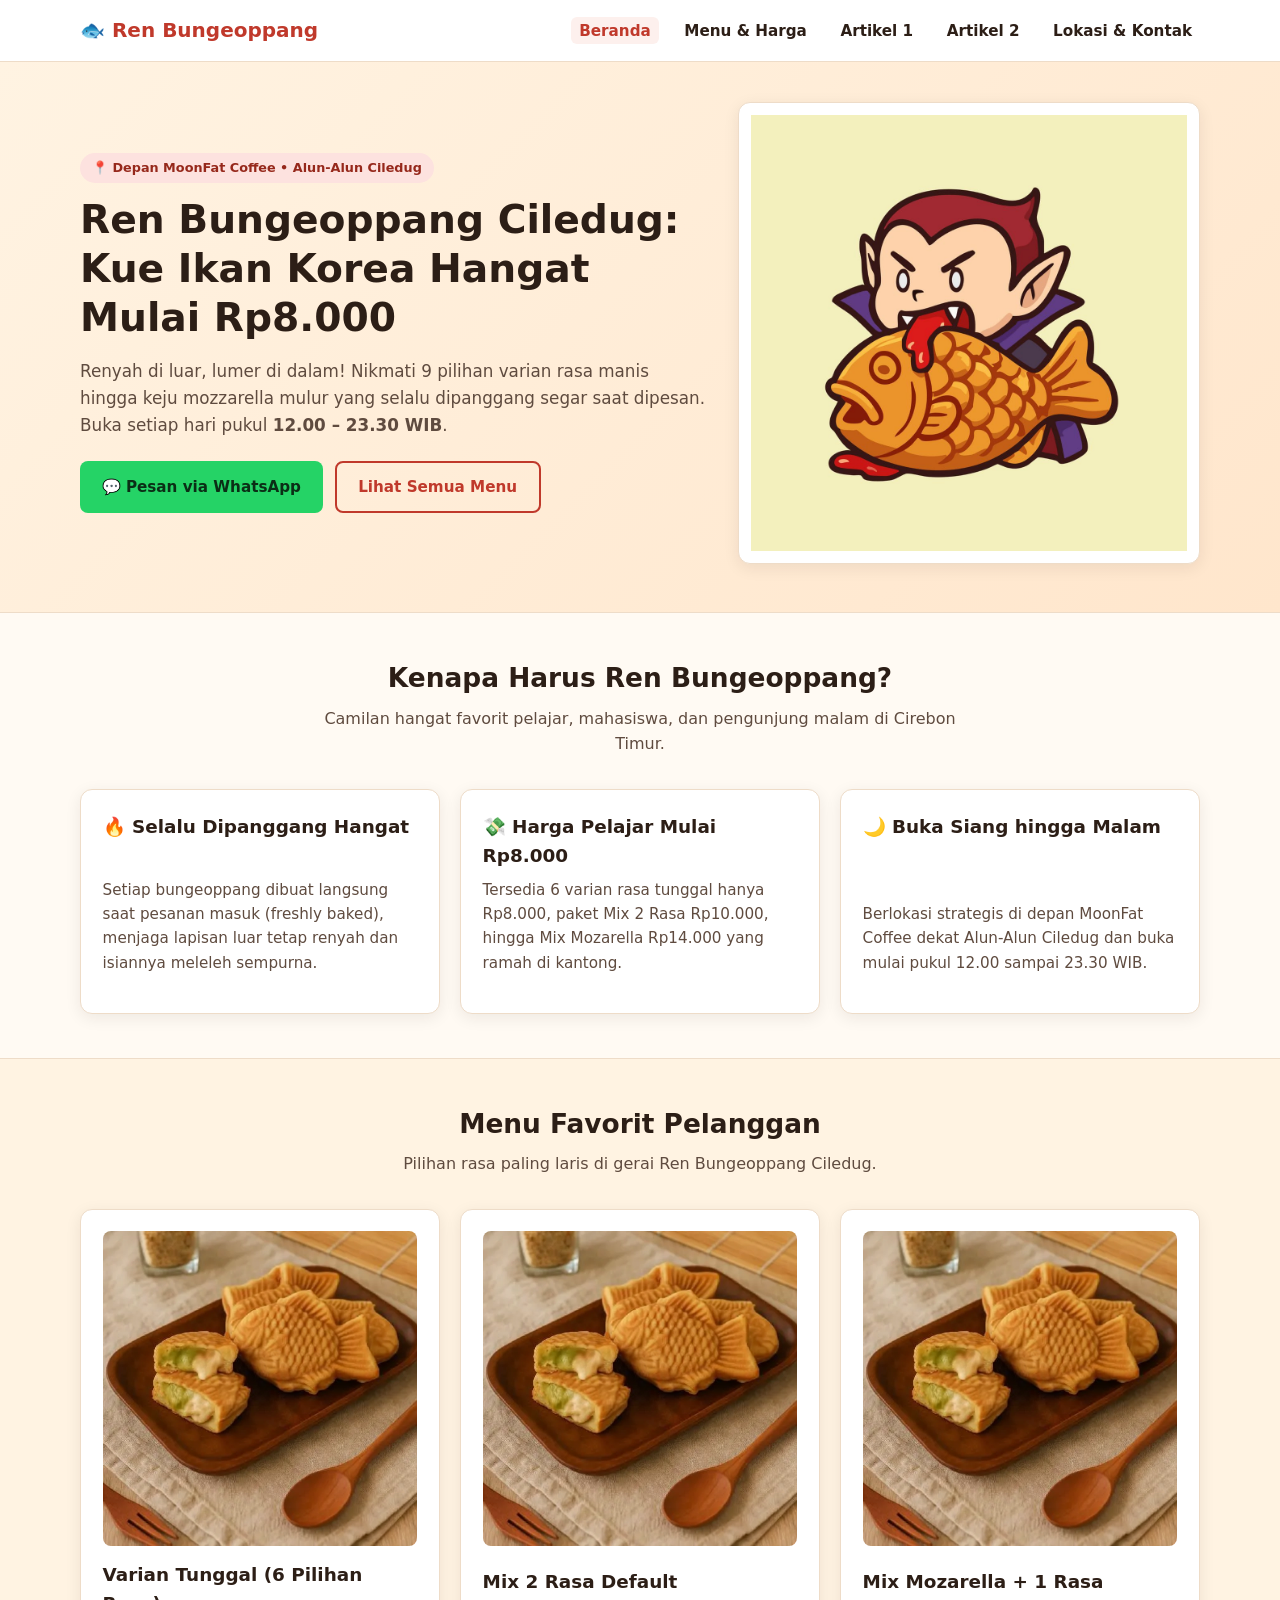
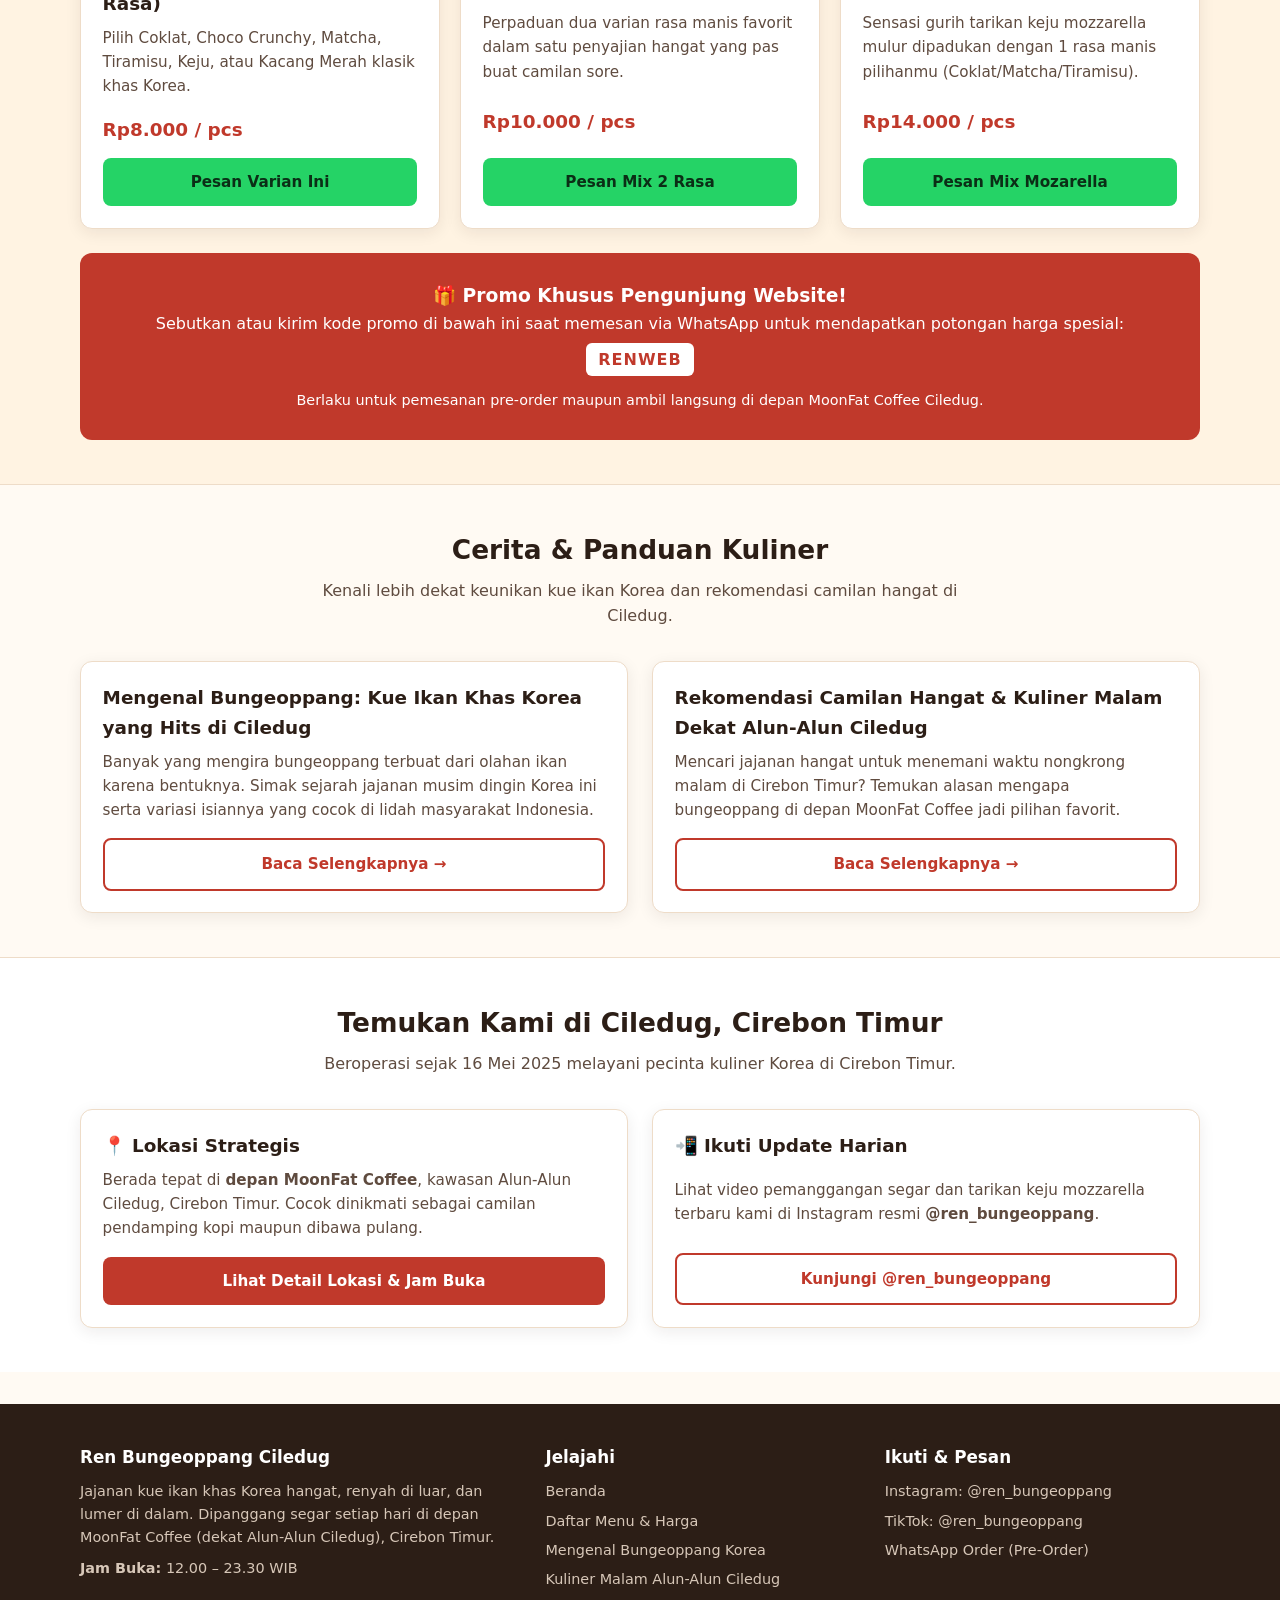
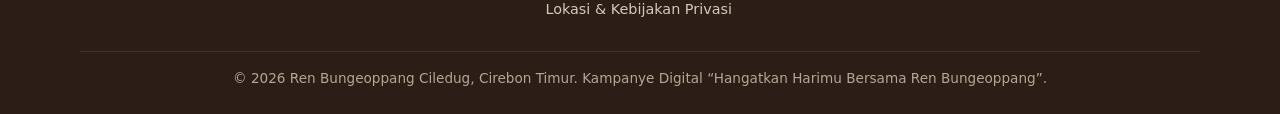
<file: index.html>
<!DOCTYPE html>
<html lang="id">
<head>
  <meta charset="UTF-8">
  <meta name="viewport" content="width=device-width, initial-scale=1.0">
  <title>Ren Bungeoppang Ciledug | Kue Ikan Korea Hangat Mulai Rp8.000</title>
  <meta name="description" content="Nikmati Ren Bungeoppang hangat khas Korea di depan MoonFat Coffee Ciledug, Cirebon Timur. 9 varian rasa manis hingga keju mozzarella lumer mulai Rp8.000. Buka 12.00–23.30 WIB.">
  <link rel="canonical" href="https://farelfahrezi15.github.io/ren-bungeoppang-website/">
  <meta property="og:title" content="Ren Bungeoppang Ciledug | Kue Ikan Korea Hangat & Lumer">
  <meta property="og:description" content="Nikmati Ren Bungeoppang hangat khas Korea di depan MoonFat Coffee Ciledug, Cirebon Timur. 9 varian rasa manis hingga keju mozzarella lumer mulai Rp8.000. Buka 12.00–23.30 WIB.">
  <meta property="og:type" content="website">
  <meta property="og:url" content="https://farelfahrezi15.github.io/ren-bungeoppang-website/">
  <meta property="og:image" content="https://farelfahrezi15.github.io/ren-bungeoppang-website/assets/img/hero-bungeoppang.svg">
  <link rel="stylesheet" href="assets/css/style.css">

  <script async src="https://www.googletagmanager.com/gtag/js?id=G-V8STY8BVWS"></script>
  <script>
    window.dataLayer = window.dataLayer || [];
    function gtag(){dataLayer.push(arguments);}
    gtag('js', new Date());
    gtag('config', 'G-V8STY8BVWS');
  </script>
</head>
<body>
<header>
  <div class="container nav-wrap">
    <a href="index.html" class="brand">🐟 Ren Bungeoppang</a>
    <nav aria-label="Navigasi Utama">
      <ul>
        <li><a href="index.html" class="active">Beranda</a></li>
<li><a href="produk.html">Menu & Harga</a></li>
<li><a href="artikel-mengenal-bungeoppang.html">Artikel 1</a></li>
<li><a href="artikel-kuliner-malam-ciledug.html">Artikel 2</a></li>
<li><a href="kontak.html">Lokasi & Kontak</a></li>

      </ul>
    </nav>
  </div>
</header>

<main>
  <!-- Hero Section -->
  <section class="hero">
    <div class="container hero-grid">
      <div>
        <span class="badge">📍 Depan MoonFat Coffee • Alun-Alun Ciledug</span>
        <h1>Ren Bungeoppang Ciledug: Kue Ikan Korea Hangat Mulai Rp8.000</h1>
        <p>Renyah di luar, lumer di dalam! Nikmati 9 pilihan varian rasa manis hingga keju mozzarella mulur yang selalu dipanggang segar saat dipesan. Buka setiap hari pukul <strong>12.00 – 23.30 WIB</strong>.</p>
        <div class="hero-actions">
          <a id="btn-wa-hero" class="btn btn-wa js-wa-btn" data-label="Hero CTA WhatsApp" data-menu="Paket / Umum" href="https://wa.me/62895619787143?text=Halo%20Ren%20Bungeoppang%2C%20saya%20mau%20pesan%20via%20website%20(Kode%20Promo%3A%20RENWEB)" target="_blank" rel="noopener">
            💬 Pesan via WhatsApp
          </a>
          <a href="produk.html" class="btn btn-outline">Lihat Semua Menu</a>
        </div>
      </div>
      <div class="hero-img-box">
        <img src="assets/img/ren.jpeg" alt="Kue ikan Korea Ren Bungeoppang Ciledug hangat dengan isian cokelat dan mozzarella lumer" width="800" height="520">
      </div>
    </div>
  </section>

  <!-- 3 Proposisi Nilai (Hasil Analisis STP) -->
  <section>
    <div class="container">
      <div class="section-title">
        <h2>Kenapa Harus Ren Bungeoppang?</h2>
        <p>Camilan hangat favorit pelajar, mahasiswa, dan pengunjung malam di Cirebon Timur.</p>
      </div>
      <div class="grid-3">
        <div class="card">
          <h3>🔥 Selalu Dipanggang Hangat</h3>
          <p>Setiap bungeoppang dibuat langsung saat pesanan masuk (freshly baked), menjaga lapisan luar tetap renyah dan isiannya meleleh sempurna.</p>
        </div>
        <div class="card">
          <h3>💸 Harga Pelajar Mulai Rp8.000</h3>
          <p>Tersedia 6 varian rasa tunggal hanya Rp8.000, paket Mix 2 Rasa Rp10.000, hingga Mix Mozarella Rp14.000 yang ramah di kantong.</p>
        </div>
        <div class="card">
          <h3>🌙 Buka Siang hingga Malam</h3>
          <p>Berlokasi strategis di depan MoonFat Coffee dekat Alun-Alun Ciledug dan buka mulai pukul 12.00 sampai 23.30 WIB.</p>
        </div>
      </div>
    </div>
  </section>

  <!-- Menu Favorit -->
  <section style="background:#fff3e2; border-top:1px solid var(--border); border-bottom:1px solid var(--border);">
    <div class="container">
      <div class="section-title">
        <h2>Menu Favorit Pelanggan</h2>
        <p>Pilihan rasa paling laris di gerai Ren Bungeoppang Ciledug.</p>
      </div>
      <div class="grid-3">
        <div class="card">
          <img src="assets/img/menu ren.webp" alt="Ren Bungeoppang varian Coklat dan Choco Crunchy harga Rp8.000" loading="lazy" style="border-radius:8px; margin-bottom:0.85rem;">
          <h3>Varian Tunggal (6 Pilihan Rasa)</h3>
          <p>Pilih Coklat, Choco Crunchy, Matcha, Tiramisu, Keju, atau Kacang Merah klasik khas Korea.</p>
          <span class="price-tag">Rp8.000 / pcs</span>
          <a class="btn btn-wa js-wa-btn" data-label="Card Menu Tunggal" data-menu="Varian Tunggal Rp8.000" href="https://wa.me/62895619787143?text=Halo%20Ren%20Bungeoppang%2C%20saya%20mau%20pesan%20Varian%20Tunggal%20(Rp8.000)" target="_blank" rel="noopener">Pesan Varian Ini</a>
        </div>
        <div class="card">
          <img src="assets/img/menu ren.webp" alt="Ren Bungeoppang paket Mix 2 Rasa Default harga Rp10.000" loading="lazy" style="border-radius:8px; margin-bottom:0.85rem;">
          <h3>Mix 2 Rasa Default</h3>
          <p>Perpaduan dua varian rasa manis favorit dalam satu penyajian hangat yang pas buat camilan sore.</p>
          <span class="price-tag">Rp10.000 / pcs</span>
          <a class="btn btn-wa js-wa-btn" data-label="Card Mix 2 Rasa" data-menu="Mix 2 Rasa Rp10.000" href="https://wa.me/62895619787143?text=Halo%20Ren%20Bungeoppang%2C%20saya%20mau%20pesan%20Mix%202%20Rasa%20(Rp10.000)" target="_blank" rel="noopener">Pesan Mix 2 Rasa</a>
        </div>
        <div class="card">
          <img src="assets/img/menu ren.webp" alt="Ren Bungeoppang varian Mix Mozarella dengan 1 rasa harga Rp14.000" loading="lazy" style="border-radius:8px; margin-bottom:0.85rem;">
          <h3>Mix Mozarella + 1 Rasa</h3>
          <p>Sensasi gurih tarikan keju mozzarella mulur dipadukan dengan 1 rasa manis pilihanmu (Coklat/Matcha/Tiramisu).</p>
          <span class="price-tag">Rp14.000 / pcs</span>
          <a class="btn btn-wa js-wa-btn" data-label="Card Mix Mozarella" data-menu="Mix Mozarella Rp14.000" href="https://wa.me/62895619787143?text=Halo%20Ren%20Bungeoppang%2C%20saya%20mau%20pesan%20Mix%20Mozarella%20(Rp14.000)" target="_blank" rel="noopener">Pesan Mix Mozarella</a>
        </div>
      </div>

      <div class="promo-box">
        <h3>🎁 Promo Khusus Pengunjung Website!</h3>
        <p>Sebutkan atau kirim kode promo di bawah ini saat memesan via WhatsApp untuk mendapatkan potongan harga spesial:</p>
        <div class="promo-code">RENWEB</div>
        <p style="font-size:0.9rem; margin-top:0.4rem;">Berlaku untuk pemesanan pre-order maupun ambil langsung di depan MoonFat Coffee Ciledug.</p>
      </div>
    </div>
  </section>

  <!-- Cuplikan Artikel SEO -->
  <section>
    <div class="container">
      <div class="section-title">
        <h2>Cerita & Panduan Kuliner</h2>
        <p>Kenali lebih dekat keunikan kue ikan Korea dan rekomendasi camilan hangat di Ciledug.</p>
      </div>
      <div class="grid-2">
        <article class="card">
          <h3>Mengenal Bungeoppang: Kue Ikan Khas Korea yang Hits di Ciledug</h3>
          <p>Banyak yang mengira bungeoppang terbuat dari olahan ikan karena bentuknya. Simak sejarah jajanan musim dingin Korea ini serta variasi isiannya yang cocok di lidah masyarakat Indonesia.</p>
          <a href="artikel-mengenal-bungeoppang.html" class="btn btn-outline">Baca Selengkapnya →</a>
        </article>
        <article class="card">
          <h3>Rekomendasi Camilan Hangat & Kuliner Malam Dekat Alun-Alun Ciledug</h3>
          <p>Mencari jajanan hangat untuk menemani waktu nongkrong malam di Cirebon Timur? Temukan alasan mengapa bungeoppang di depan MoonFat Coffee jadi pilihan favorit.</p>
          <a href="artikel-kuliner-malam-ciledug.html" class="btn btn-outline">Baca Selengkapnya →</a>
        </article>
      </div>
    </div>
  </section>

  <!-- Bukti Sosial / Info Mitra -->
  <section style="background:#ffffff; border-top:1px solid var(--border);">
    <div class="container">
      <div class="section-title">
        <h2>Temukan Kami di Ciledug, Cirebon Timur</h2>
        <p>Beroperasi sejak 16 Mei 2025 melayani pecinta kuliner Korea di Cirebon Timur.</p>
      </div>
      <div class="grid-2">
        <div class="card">
          <h3>📍 Lokasi Strategis</h3>
          <p>Berada tepat di <strong>depan MoonFat Coffee</strong>, kawasan Alun-Alun Ciledug, Cirebon Timur. Cocok dinikmati sebagai camilan pendamping kopi maupun dibawa pulang.</p>
          <a href="kontak.html" class="btn btn-primary">Lihat Detail Lokasi & Jam Buka</a>
        </div>
        <div class="card">
          <h3>📲 Ikuti Update Harian</h3>
          <p>Lihat video pemanggangan segar dan tarikan keju mozzarella terbaru kami di Instagram resmi <strong>@ren_bungeoppang</strong>.</p>
          <a href="https://instagram.com/ren_bungeoppang?utm_source=website&utm_medium=social_card&utm_campaign=hangatkan_harimu" target="_blank" rel="noopener" class="btn btn-outline">Kunjungi @ren_bungeoppang</a>
        </div>
      </div>
    </div>
  </section>
</main>
<footer>
  <div class="container">
    <div class="footer-grid">
      <div>
        <h3>Ren Bungeoppang Ciledug</h3>
        <p>Jajanan kue ikan khas Korea hangat, renyah di luar, dan lumer di dalam. Dipanggang segar setiap hari di depan MoonFat Coffee (dekat Alun-Alun Ciledug), Cirebon Timur.</p>
        <p style="margin-top:0.5rem;"><strong>Jam Buka:</strong> 12.00 – 23.30 WIB</p>
      </div>
      <div>
        <h3>Jelajahi</h3>
        <ul>
          <li><a href="index.html">Beranda</a></li>
          <li><a href="produk.html">Daftar Menu & Harga</a></li>
          <li><a href="artikel-mengenal-bungeoppang.html">Mengenal Bungeoppang Korea</a></li>
          <li><a href="artikel-kuliner-malam-ciledug.html">Kuliner Malam Alun-Alun Ciledug</a></li>
          <li><a href="kontak.html">Lokasi & Kebijakan Privasi</a></li>
        </ul>
      </div>
      <div>
        <h3>Ikuti & Pesan</h3>
        <ul>
          <li><a href="https://instagram.com/ren_bungeoppang?utm_source=website&utm_medium=footer&utm_campaign=hangatkan_harimu" target="_blank" rel="noopener">Instagram: @ren_bungeoppang</a></li>
          <li><a href="https://tiktok.com/@ren_bungeoppang?utm_source=website&utm_medium=footer&utm_campaign=hangatkan_harimu" target="_blank" rel="noopener">TikTok: @ren_bungeoppang</a></li>
          <li><a class="js-wa-btn" data-label="Footer WhatsApp" data-menu="Umum" href="https://wa.me/62895619787143?text=Halo%20Ren%20Bungeoppang%2C%20saya%20mau%20pesan%20dari%20website" target="_blank" rel="noopener">WhatsApp Order (Pre-Order)</a></li>
        </ul>
      </div>
    </div>
    <div class="footer-bottom">
      &copy; 2026 Ren Bungeoppang Ciledug, Cirebon Timur. Kampanye Digital “Hangatkan Harimu Bersama Ren Bungeoppang”.
    </div>
  </div>
</footer>
<script src="assets/js/main.js"></script>
</body>
</html>
</file>
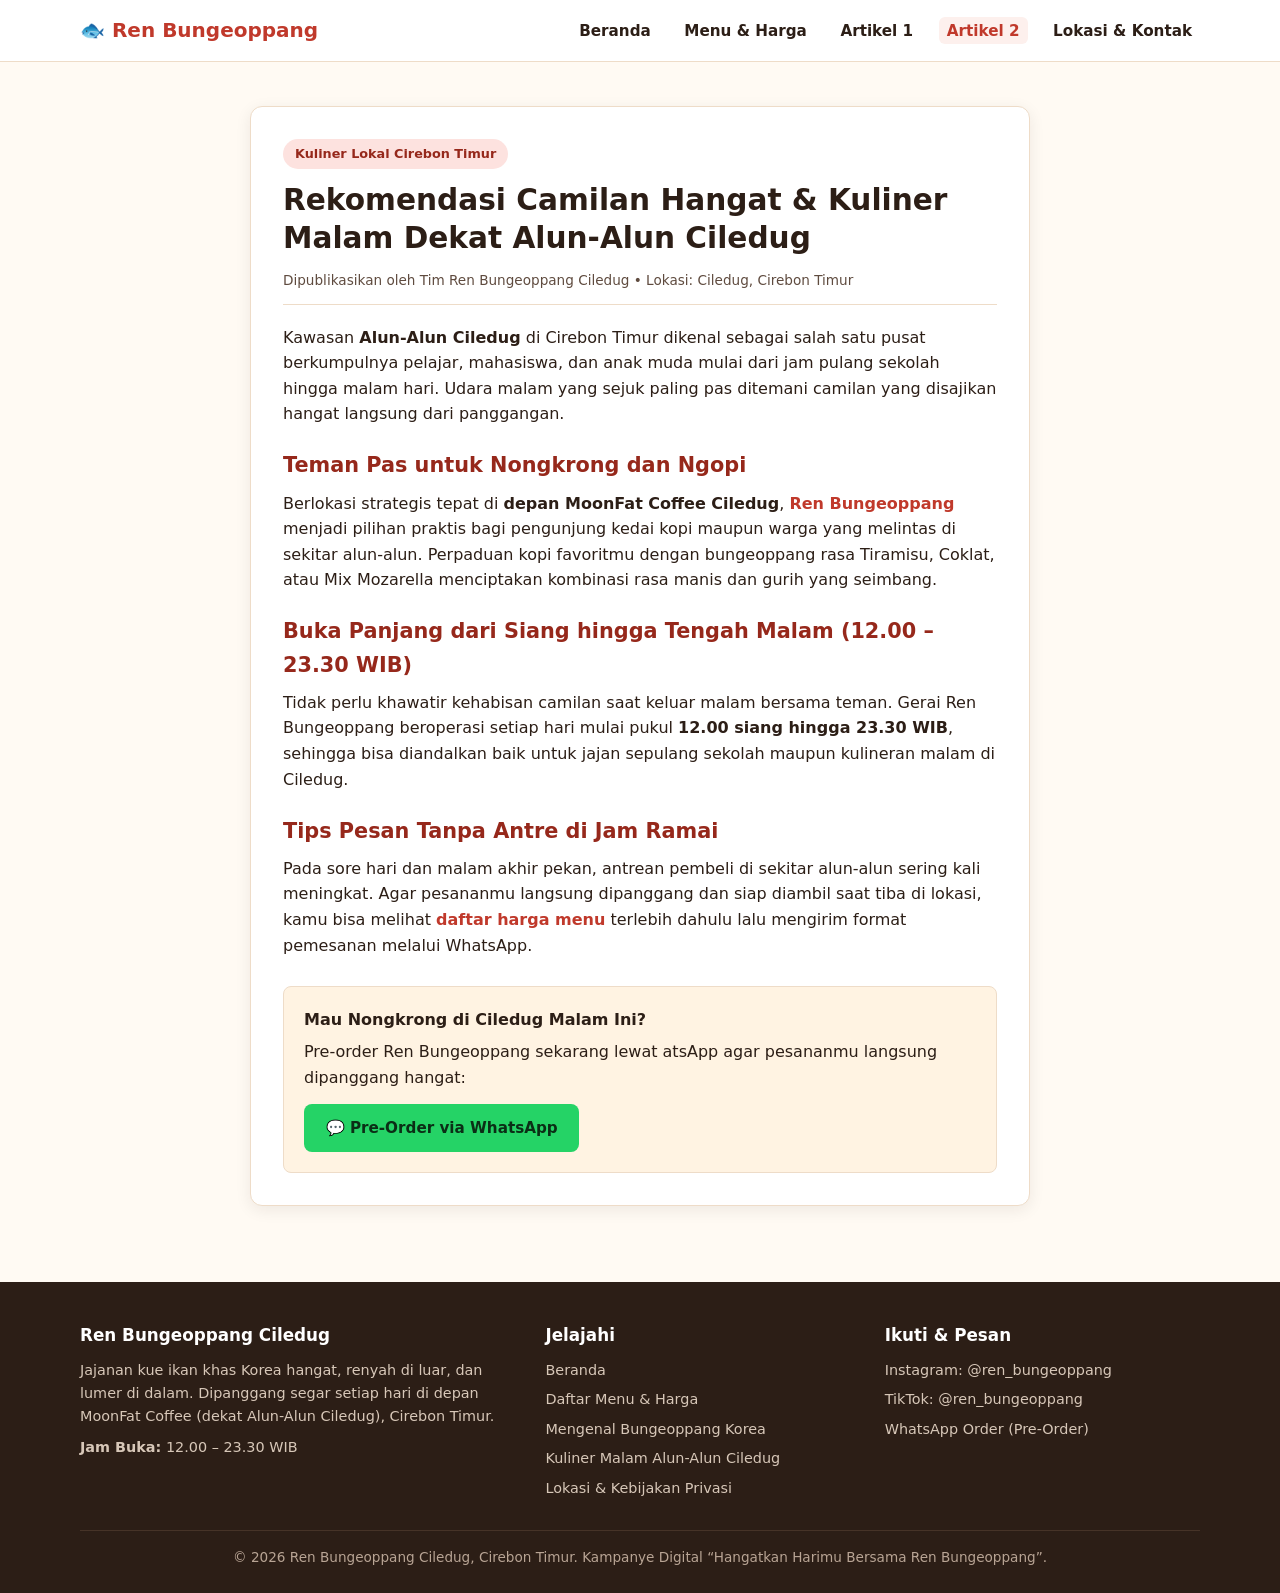
<file: artikel-kuliner-malam-ciledug.html>
<!DOCTYPE html>
<html lang="id">
<head>
  <meta charset="UTF-8">
  <meta name="viewport" content="width=device-width, initial-scale=1.0">
  <title>Rekomendasi Camilan Hangat & Kuliner Malam Dekat Alun-Alun Ciledug</title>
  <meta name="description" content="Cari camilan sore atau kuliner malam dekat Alun-Alun Ciledug, Cirebon Timur? Ren Bungeoppang di depan MoonFat Coffee buka pukul 12.00–23.30 WIB mulai Rp8.000.">
  <link rel="canonical" href="https://farelfahrezi15.github.io/ren-bungeoppang-website/artikel-kuliner-malam-ciledug.html">
  <meta property="og:title" content="Rekomendasi Camilan Hangat & Kuliner Malam Dekat Alun-Alun Ciledug">
  <meta property="og:description" content="Cari camilan sore atau kuliner malam dekat Alun-Alun Ciledug, Cirebon Timur? Ren Bungeoppang di depan MoonFat Coffee buka pukul 12.00–23.30 WIB mulai Rp8.000.">
  <meta property="og:type" content="website">
  <meta property="og:url" content="https://farelfahrezi15.github.io/ren-bungeoppang-website/artikel-kuliner-malam-ciledug.html">
  <meta property="og:image" content="https://farelfahrezi15.github.io/ren-bungeoppang-website/assets/img/hero-bungeoppang.svg">
  <link rel="stylesheet" href="assets/css/style.css">

  <script async src="https://www.googletagmanager.com/gtag/js?id=G-V8STY8BVWS"></script>
  <script>
    window.dataLayer = window.dataLayer || [];
    function gtag(){dataLayer.push(arguments);}
    gtag('js', new Date());
    gtag('config', 'G-V8STY8BVWS');
  </script>
</head>
<body>
<header>
  <div class="container nav-wrap">
    <a href="index.html" class="brand">🐟 Ren Bungeoppang</a>
    <nav aria-label="Navigasi Utama">
      <ul>
        <li><a href="index.html">Beranda</a></li>
<li><a href="produk.html">Menu & Harga</a></li>
<li><a href="artikel-mengenal-bungeoppang.html">Artikel 1</a></li>
<li><a href="artikel-kuliner-malam-ciledug.html" class="active">Artikel 2</a></li>
<li><a href="kontak.html">Lokasi & Kontak</a></li>

      </ul>
    </nav>
  </div>
</header>

<main>
  <section>
    <div class="container">
      <article class="article-wrap">
        <span class="badge">Kuliner Lokal Cirebon Timur</span>
        <h1>Rekomendasi Camilan Hangat & Kuliner Malam Dekat Alun-Alun Ciledug</h1>
        <div class="article-meta">Dipublikasikan oleh Tim Ren Bungeoppang Ciledug • Lokasi: Ciledug, Cirebon Timur</div>

        <p>Kawasan <strong>Alun-Alun Ciledug</strong> di Cirebon Timur dikenal sebagai salah satu pusat berkumpulnya pelajar, mahasiswa, dan anak muda mulai dari jam pulang sekolah hingga malam hari. Udara malam yang sejuk paling pas ditemani camilan yang disajikan hangat langsung dari panggangan.</p>

        <h2>Teman Pas untuk Nongkrong dan Ngopi</h2>
        <p>Berlokasi strategis tepat di <strong>depan MoonFat Coffee Ciledug</strong>, <a href="index.html" style="color:var(--primary); font-weight:700;">Ren Bungeoppang</a> menjadi pilihan praktis bagi pengunjung kedai kopi maupun warga yang melintas di sekitar alun-alun. Perpaduan kopi favoritmu dengan bungeoppang rasa Tiramisu, Coklat, atau Mix Mozarella menciptakan kombinasi rasa manis dan gurih yang seimbang.</p>

        <h2>Buka Panjang dari Siang hingga Tengah Malam (12.00 – 23.30 WIB)</h2>
        <p>Tidak perlu khawatir kehabisan camilan saat keluar malam bersama teman. Gerai Ren Bungeoppang beroperasi setiap hari mulai pukul <strong>12.00 siang hingga 23.30 WIB</strong>, sehingga bisa diandalkan baik untuk jajan sepulang sekolah maupun kulineran malam di Ciledug.</p>

        <h2>Tips Pesan Tanpa Antre di Jam Ramai</h2>
        <p>Pada sore hari dan malam akhir pekan, antrean pembeli di sekitar alun-alun sering kali meningkat. Agar pesananmu langsung dipanggang dan siap diambil saat tiba di lokasi, kamu bisa melihat <a href="produk.html" style="color:var(--primary); font-weight:700;">daftar harga menu</a> terlebih dahulu lalu mengirim format pemesanan melalui WhatsApp.</p>

        <div style="margin-top:1.75rem; padding:1.25rem; background:#fff3e2; border-radius:8px; border:1px solid var(--border);">
          <strong>Mau Nongkrong di Ciledug Malam Ini?</strong>
          <p style="margin:0.4rem 0 0.85rem;">Pre-order Ren Bungeoppang sekarang lewat atsApp agar pesananmu langsung dipanggang hangat:</p>
          <a class="btn btn-wa js-wa-btn" data-label="CTA Artikel 2" data-menu="Dari Artikel 2" href="https://wa.me/62895619787143?text=Halo%20Ren%20Bungeoppang%2C%20saya%20mau%20pre-order%20untuk%20diambil%20di%20depan%20MoonFat%20Coffee" target="_blank" rel="noopener">💬 Pre-Order via WhatsApp</a>
        </div>
      </article>
    </div>
  </section>
</main>
<footer>
  <div class="container">
    <div class="footer-grid">
      <div>
        <h3>Ren Bungeoppang Ciledug</h3>
        <p>Jajanan kue ikan khas Korea hangat, renyah di luar, dan lumer di dalam. Dipanggang segar setiap hari di depan MoonFat Coffee (dekat Alun-Alun Ciledug), Cirebon Timur.</p>
        <p style="margin-top:0.5rem;"><strong>Jam Buka:</strong> 12.00 – 23.30 WIB</p>
      </div>
      <div>
        <h3>Jelajahi</h3>
        <ul>
          <li><a href="index.html">Beranda</a></li>
          <li><a href="produk.html">Daftar Menu & Harga</a></li>
          <li><a href="artikel-mengenal-bungeoppang.html">Mengenal Bungeoppang Korea</a></li>
          <li><a href="artikel-kuliner-malam-ciledug.html">Kuliner Malam Alun-Alun Ciledug</a></li>
          <li><a href="kontak.html">Lokasi & Kebijakan Privasi</a></li>
        </ul>
      </div>
      <div>
        <h3>Ikuti & Pesan</h3>
        <ul>
          <li><a href="https://instagram.com/ren_bungeoppang?utm_source=website&utm_medium=footer&utm_campaign=hangatkan_harimu" target="_blank" rel="noopener">Instagram: @ren_bungeoppang</a></li>
          <li><a href="https://tiktok.com/@ren_bungeoppang?utm_source=website&utm_medium=footer&utm_campaign=hangatkan_harimu" target="_blank" rel="noopener">TikTok: @ren_bungeoppang</a></li>
          <li><a class="js-wa-btn" data-label="Footer WhatsApp" data-menu="Umum" href="https://wa.me/62895619787143?text=Halo%20Ren%20Bungeoppang%2C%20saya%20mau%20pesan%20dari%20website" target="_blank" rel="noopener">WhatsApp Order (Pre-Order)</a></li>
        </ul>
      </div>
    </div>
    <div class="footer-bottom">
      &copy; 2026 Ren Bungeoppang Ciledug, Cirebon Timur. Kampanye Digital “Hangatkan Harimu Bersama Ren Bungeoppang”.
    </div>
  </div>
</footer>
<script src="assets/js/main.js"></script>
</body>
</html>
</file>
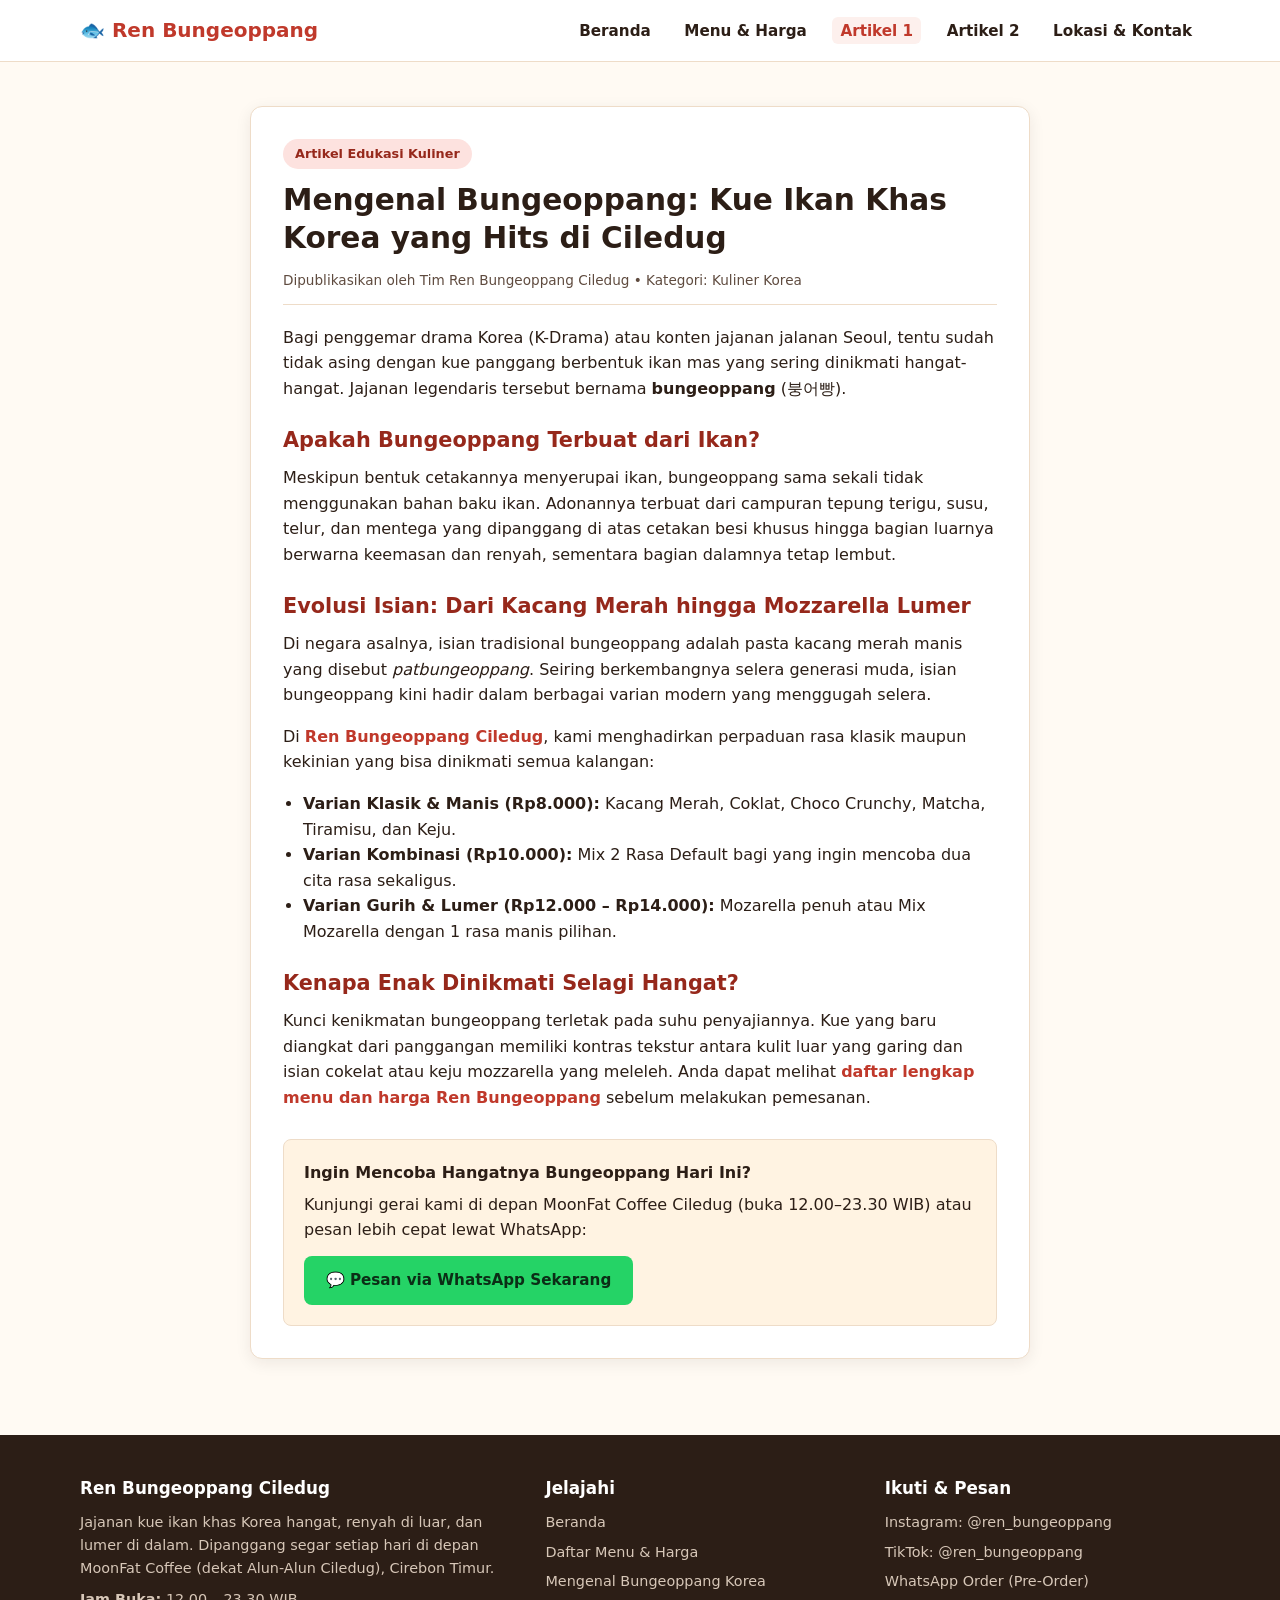
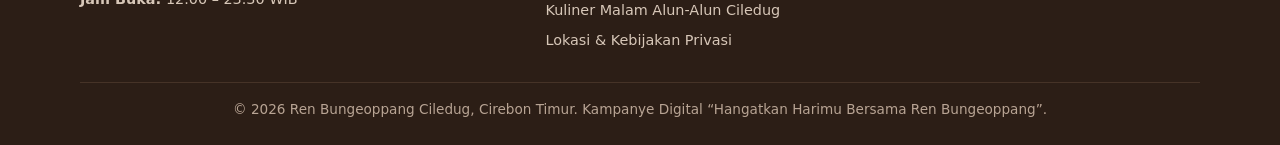
<file: artikel-mengenal-bungeoppang.html>
<!DOCTYPE html>
<html lang="id">
<head>
  <meta charset="UTF-8">
  <meta name="viewport" content="width=device-width, initial-scale=1.0">
  <title>Mengenal Bungeoppang: Kue Ikan Khas Korea yang Hits di Ciledug</title>
  <meta name="description" content="Apa itu bungeoppang dan apa saja isiannya? Pelajari asal-usul jajanan kaki lima khas Korea Selatan yang kini hadir hangat di Ciledug, Cirebon Timur mulai Rp8.000.">
  <link rel="canonical" href="https://farelfahrezi15.github.io/ren-bungeoppang-website/artikel-mengenal-bungeoppang.html">
  <meta property="og:title" content="Mengenal Bungeoppang: Kue Ikan Khas Korea yang Hits di Ciledug">
  <meta property="og:description" content="Apa itu bungeoppang dan apa saja isiannya? Pelajari asal-usul jajanan kaki lima khas Korea Selatan yang kini hadir hangat di Ciledug, Cirebon Timur mulai Rp8.000.">
  <meta property="og:type" content="website">
  <meta property="og:url" content="https://farelfahrezi15.github.io/ren-bungeoppang-website/artikel-mengenal-bungeoppang.html">
  <meta property="og:image" content="https://farelfahrezi15.github.io/ren-bungeoppang-website/assets/img/hero-bungeoppang.svg">
  <link rel="stylesheet" href="assets/css/style.css">

  <script async src="https://www.googletagmanager.com/gtag/js?id=G-V8STY8BVWS"></script>
  <script>
    window.dataLayer = window.dataLayer || [];
    function gtag(){dataLayer.push(arguments);}
    gtag('js', new Date());
    gtag('config', 'G-V8STY8BVWS');
  </script>
</head>
<body>
<header>
  <div class="container nav-wrap">
    <a href="index.html" class="brand">🐟 Ren Bungeoppang</a>
    <nav aria-label="Navigasi Utama">
      <ul>
        <li><a href="index.html">Beranda</a></li>
<li><a href="produk.html">Menu & Harga</a></li>
<li><a href="artikel-mengenal-bungeoppang.html" class="active">Artikel 1</a></li>
<li><a href="artikel-kuliner-malam-ciledug.html">Artikel 2</a></li>
<li><a href="kontak.html">Lokasi & Kontak</a></li>

      </ul>
    </nav>
  </div>
</header>

<main>
  <section>
    <div class="container">
      <article class="article-wrap">
        <span class="badge">Artikel Edukasi Kuliner</span>
        <h1>Mengenal Bungeoppang: Kue Ikan Khas Korea yang Hits di Ciledug</h1>
        <div class="article-meta">Dipublikasikan oleh Tim Ren Bungeoppang Ciledug • Kategori: Kuliner Korea</div>

        <p>Bagi penggemar drama Korea (K-Drama) atau konten jajanan jalanan Seoul, tentu sudah tidak asing dengan kue panggang berbentuk ikan mas yang sering dinikmati hangat-hangat. Jajanan legendaris tersebut bernama <strong>bungeoppang</strong> (붕어빵).</p>

        <h2>Apakah Bungeoppang Terbuat dari Ikan?</h2>
        <p>Meskipun bentuk cetakannya menyerupai ikan, bungeoppang sama sekali tidak menggunakan bahan baku ikan. Adonannya terbuat dari campuran tepung terigu, susu, telur, dan mentega yang dipanggang di atas cetakan besi khusus hingga bagian luarnya berwarna keemasan dan renyah, sementara bagian dalamnya tetap lembut.</p>

        <h2>Evolusi Isian: Dari Kacang Merah hingga Mozzarella Lumer</h2>
        <p>Di negara asalnya, isian tradisional bungeoppang adalah pasta kacang merah manis yang disebut <em>patbungeoppang</em>. Seiring berkembangnya selera generasi muda, isian bungeoppang kini hadir dalam berbagai varian modern yang menggugah selera.</p>
        <p>Di <a href="index.html" style="color:var(--primary); font-weight:700;">Ren Bungeoppang Ciledug</a>, kami menghadirkan perpaduan rasa klasik maupun kekinian yang bisa dinikmati semua kalangan:</p>
        <ul>
          <li><strong>Varian Klasik & Manis (Rp8.000):</strong> Kacang Merah, Coklat, Choco Crunchy, Matcha, Tiramisu, dan Keju.</li>
          <li><strong>Varian Kombinasi (Rp10.000):</strong> Mix 2 Rasa Default bagi yang ingin mencoba dua cita rasa sekaligus.</li>
          <li><strong>Varian Gurih & Lumer (Rp12.000 – Rp14.000):</strong> Mozarella penuh atau Mix Mozarella dengan 1 rasa manis pilihan.</li>
        </ul>

        <h2>Kenapa Enak Dinikmati Selagi Hangat?</h2>
        <p>Kunci kenikmatan bungeoppang terletak pada suhu penyajiannya. Kue yang baru diangkat dari panggangan memiliki kontras tekstur antara kulit luar yang garing dan isian cokelat atau keju mozzarella yang meleleh. Anda dapat melihat <a href="produk.html" style="color:var(--primary); font-weight:700;">daftar lengkap menu dan harga Ren Bungeoppang</a> sebelum melakukan pemesanan.</p>

        <div style="margin-top:1.75rem; padding:1.25rem; background:#fff3e2; border-radius:8px; border:1px solid var(--border);">
          <strong>Ingin Mencoba Hangatnya Bungeoppang Hari Ini?</strong>
          <p style="margin:0.4rem 0 0.85rem;">Kunjungi gerai kami di depan MoonFat Coffee Ciledug (buka 12.00–23.30 WIB) atau pesan lebih cepat lewat WhatsApp:</p>
          <a class="btn btn-wa js-wa-btn" data-label="CTA Artikel 1" data-menu="Dari Artikel 1" href="https://wa.me/62895619787143?text=Halo%20Ren%20Bungeoppang%2C%20saya%20baca%20artikel%20di%20website%20dan%20mau%20pesan" target="_blank" rel="noopener">💬 Pesan via WhatsApp Sekarang</a>
        </div>
      </article>
    </div>
  </section>
</main>
<footer>
  <div class="container">
    <div class="footer-grid">
      <div>
        <h3>Ren Bungeoppang Ciledug</h3>
        <p>Jajanan kue ikan khas Korea hangat, renyah di luar, dan lumer di dalam. Dipanggang segar setiap hari di depan MoonFat Coffee (dekat Alun-Alun Ciledug), Cirebon Timur.</p>
        <p style="margin-top:0.5rem;"><strong>Jam Buka:</strong> 12.00 – 23.30 WIB</p>
      </div>
      <div>
        <h3>Jelajahi</h3>
        <ul>
          <li><a href="index.html">Beranda</a></li>
          <li><a href="produk.html">Daftar Menu & Harga</a></li>
          <li><a href="artikel-mengenal-bungeoppang.html">Mengenal Bungeoppang Korea</a></li>
          <li><a href="artikel-kuliner-malam-ciledug.html">Kuliner Malam Alun-Alun Ciledug</a></li>
          <li><a href="kontak.html">Lokasi & Kebijakan Privasi</a></li>
        </ul>
      </div>
      <div>
        <h3>Ikuti & Pesan</h3>
        <ul>
          <li><a href="https://instagram.com/ren_bungeoppang?utm_source=website&utm_medium=footer&utm_campaign=hangatkan_harimu" target="_blank" rel="noopener">Instagram: @ren_bungeoppang</a></li>
          <li><a href="https://tiktok.com/@ren_bungeoppang?utm_source=website&utm_medium=footer&utm_campaign=hangatkan_harimu" target="_blank" rel="noopener">TikTok: @ren_bungeoppang</a></li>
          <li><a class="js-wa-btn" data-label="Footer WhatsApp" data-menu="Umum" href="https://wa.me/62895619787143?text=Halo%20Ren%20Bungeoppang%2C%20saya%20mau%20pesan%20dari%20website" target="_blank" rel="noopener">WhatsApp Order (Pre-Order)</a></li>
        </ul>
      </div>
    </div>
    <div class="footer-bottom">
      &copy; 2026 Ren Bungeoppang Ciledug, Cirebon Timur. Kampanye Digital “Hangatkan Harimu Bersama Ren Bungeoppang”.
    </div>
  </div>
</footer>
<script src="assets/js/main.js"></script>
</body>
</html>
</file>
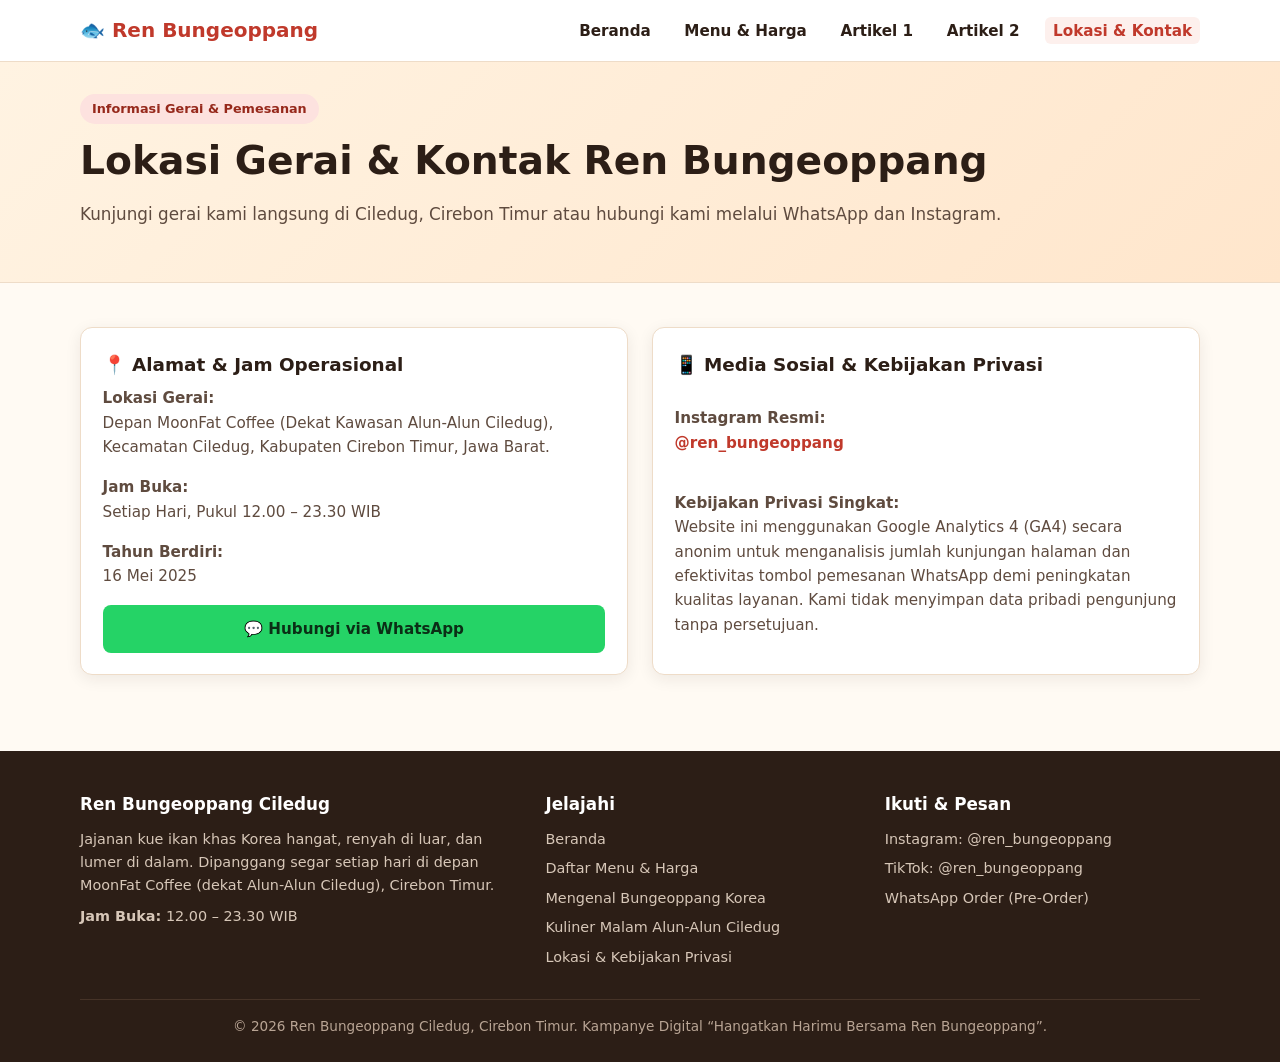
<file: kontak.html>
<!DOCTYPE html>
<html lang="id">
<head>
  <meta charset="UTF-8">
  <meta name="viewport" content="width=device-width, initial-scale=1.0">
  <title>Lokasi Gerai & Jam Buka | Ren Bungeoppang Ciledug</title>
  <meta name="description" content="Alamat lengkap Ren Bungeoppang: Depan MoonFat Coffee, dekat Alun-Alun Ciledug, Cirebon Timur. Jam buka 12.00–23.30 WIB. Pesan cepat via WhatsApp dan ikuti Instagram @ren_bungeoppang.">
  <link rel="canonical" href="https://farelfahrezi15.github.io/ren-bungeoppang-website/kontak.html">
  <meta property="og:title" content="Lokasi Gerai & Jam Buka | Ren Bungeoppang Ciledug">
  <meta property="og:description" content="Alamat lengkap Ren Bungeoppang: Depan MoonFat Coffee, dekat Alun-Alun Ciledug, Cirebon Timur. Jam buka 12.00–23.30 WIB. Pesan cepat via WhatsApp dan ikuti Instagram @ren_bungeoppang.">
  <meta property="og:type" content="website">
  <meta property="og:url" content="https://farelfahrezi15.github.io/ren-bungeoppang-website/kontak.html">
  <meta property="og:image" content="https://farelfahrezi15.github.io/ren-bungeoppang-website/assets/img/hero-bungeoppang.svg">
  <link rel="stylesheet" href="assets/css/style.css">

  <script async src="https://www.googletagmanager.com/gtag/js?id=G-V8STY8BVWS"></script>
  <script>
    window.dataLayer = window.dataLayer || [];
    function gtag(){dataLayer.push(arguments);}
    gtag('js', new Date());
    gtag('config', 'G-V8STY8BVWS');
  </script>
</head>
<body>
<header>
  <div class="container nav-wrap">
    <a href="index.html" class="brand">🐟 Ren Bungeoppang</a>
    <nav aria-label="Navigasi Utama">
      <ul>
        <li><a href="index.html">Beranda</a></li>
<li><a href="produk.html">Menu & Harga</a></li>
<li><a href="artikel-mengenal-bungeoppang.html">Artikel 1</a></li>
<li><a href="artikel-kuliner-malam-ciledug.html">Artikel 2</a></li>
<li><a href="kontak.html" class="active">Lokasi & Kontak</a></li>

      </ul>
    </nav>
  </div>
</header>

<main>
  <section class="hero" style="padding:2rem 0;">
    <div class="container">
      <span class="badge">Informasi Gerai & Pemesanan</span>
      <h1>Lokasi Gerai & Kontak Ren Bungeoppang</h1>
      <p>Kunjungi gerai kami langsung di Ciledug, Cirebon Timur atau hubungi kami melalui WhatsApp dan Instagram.</p>
    </div>
  </section>

  <section>
    <div class="container grid-2">
      <div class="card">
        <h3>📍 Alamat & Jam Operasional</h3>
        <p><strong>Lokasi Gerai:</strong><br>Depan MoonFat Coffee (Dekat Kawasan Alun-Alun Ciledug), Kecamatan Ciledug, Kabupaten Cirebon Timur, Jawa Barat.</p>
        <p><strong>Jam Buka:</strong><br>Setiap Hari, Pukul 12.00 – 23.30 WIB</p>
        <p><strong>Tahun Berdiri:</strong><br>16 Mei 2025</p>
        <a class="btn btn-wa js-wa-btn" data-label="Halaman Kontak WA" data-menu="Kontak" href="https://wa.me/62895619787143?text=Halo%20Ren%20Bungeoppang%20Ciledug%2C%20saya%20ingin%20bertanya%20/%20memesan" target="_blank" rel="noopener">💬 Hubungi via WhatsApp</a>
      </div>

      <div class="card">
        <h3>📱 Media Sosial & Kebijakan Privasi</h3>
        <p><strong>Instagram Resmi:</strong><br><a href="https://instagram.com/ren_bungeoppang?utm_source=website&utm_medium=contact_page&utm_campaign=hangatkan_harimu" target="_blank" rel="noopener" style="color:var(--primary); font-weight:700;">@ren_bungeoppang</a></p>
        <p><strong>Kebijakan Privasi Singkat:</strong><br>Website ini menggunakan Google Analytics 4 (GA4) secara anonim untuk menganalisis jumlah kunjungan halaman dan efektivitas tombol pemesanan WhatsApp demi peningkatan kualitas layanan. Kami tidak menyimpan data pribadi pengunjung tanpa persetujuan.</p>
      </div>
    </div>
  </section>
</main>
<footer>
  <div class="container">
    <div class="footer-grid">
      <div>
        <h3>Ren Bungeoppang Ciledug</h3>
        <p>Jajanan kue ikan khas Korea hangat, renyah di luar, dan lumer di dalam. Dipanggang segar setiap hari di depan MoonFat Coffee (dekat Alun-Alun Ciledug), Cirebon Timur.</p>
        <p style="margin-top:0.5rem;"><strong>Jam Buka:</strong> 12.00 – 23.30 WIB</p>
      </div>
      <div>
        <h3>Jelajahi</h3>
        <ul>
          <li><a href="index.html">Beranda</a></li>
          <li><a href="produk.html">Daftar Menu & Harga</a></li>
          <li><a href="artikel-mengenal-bungeoppang.html">Mengenal Bungeoppang Korea</a></li>
          <li><a href="artikel-kuliner-malam-ciledug.html">Kuliner Malam Alun-Alun Ciledug</a></li>
          <li><a href="kontak.html">Lokasi & Kebijakan Privasi</a></li>
        </ul>
      </div>
      <div>
        <h3>Ikuti & Pesan</h3>
        <ul>
          <li><a href="https://instagram.com/ren_bungeoppang?utm_source=website&utm_medium=footer&utm_campaign=hangatkan_harimu" target="_blank" rel="noopener">Instagram: @ren_bungeoppang</a></li>
          <li><a href="https://tiktok.com/@ren_bungeoppang?utm_source=website&utm_medium=footer&utm_campaign=hangatkan_harimu" target="_blank" rel="noopener">TikTok: @ren_bungeoppang</a></li>
          <li><a class="js-wa-btn" data-label="Footer WhatsApp" data-menu="Umum" href="https://wa.me/62895619787143?text=Halo%20Ren%20Bungeoppang%2C%20saya%20mau%20pesan%20dari%20website" target="_blank" rel="noopener">WhatsApp Order (Pre-Order)</a></li>
        </ul>
      </div>
    </div>
    <div class="footer-bottom">
      &copy; 2026 Ren Bungeoppang Ciledug, Cirebon Timur. Kampanye Digital “Hangatkan Harimu Bersama Ren Bungeoppang”.
    </div>
  </div>
</footer>
<script src="assets/js/main.js"></script>
</body>
</html>
</file>
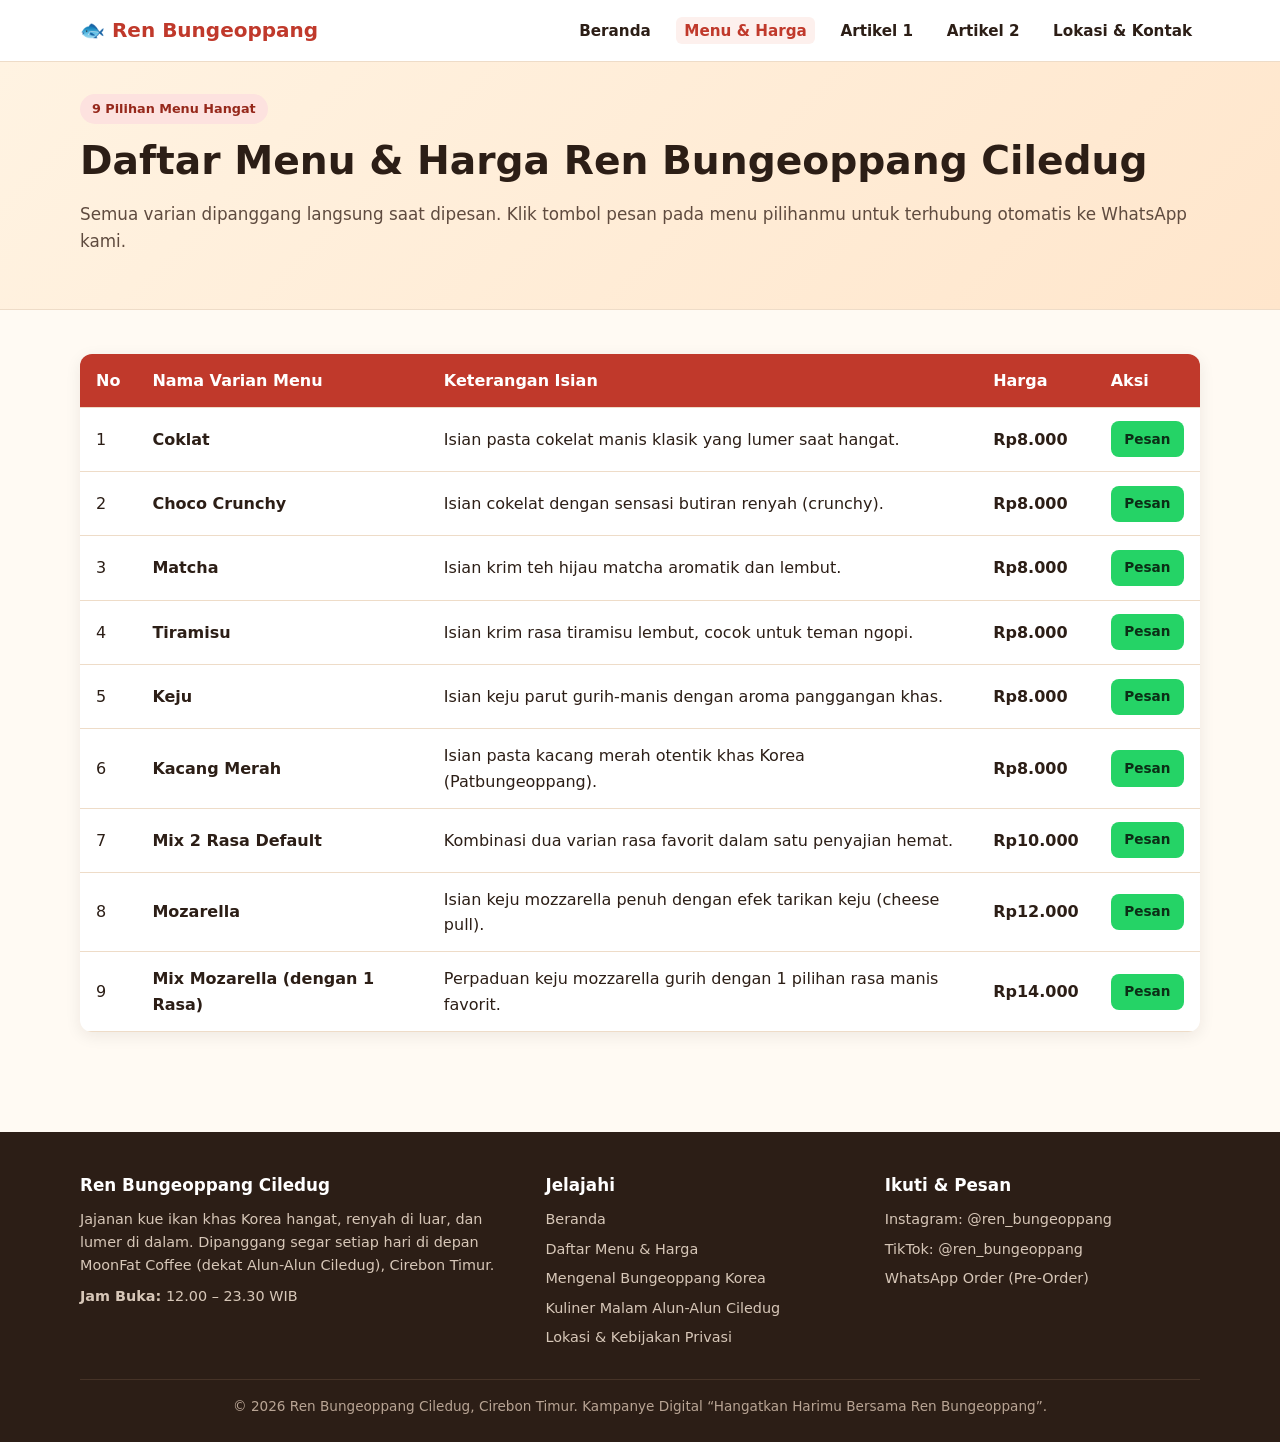
<file: produk.html>
<!DOCTYPE html>
<html lang="id">
<head>
  <meta charset="UTF-8">
  <meta name="viewport" content="width=device-width, initial-scale=1.0">
  <title>Daftar Menu & Harga Ren Bungeoppang Ciledug Cirebon Timur</title>
  <meta name="description" content="Daftar menu lengkap dan harga Ren Bungeoppang Ciledug: Coklat, Choco Crunchy, Matcha, Tiramisu, Keju, Kacang Merah Rp8.000, Mix 2 Rasa Rp10.000, Mozarella Rp12.000, Mix Mozarella Rp14.000.">
  <link rel="canonical" href="https://farelfahrezi15.github.io/ren-bungeoppang-website/produk.html">
  <meta property="og:title" content="Daftar Menu & Harga Ren Bungeoppang Ciledug">
  <meta property="og:description" content="Daftar menu lengkap dan harga Ren Bungeoppang Ciledug: Coklat, Choco Crunchy, Matcha, Tiramisu, Keju, Kacang Merah Rp8.000, Mix 2 Rasa Rp10.000, Mozarella Rp12.000, Mix Mozarella Rp14.000.">
  <meta property="og:type" content="website">
  <meta property="og:url" content="https://farelfahrezi15.github.io/ren-bungeoppang-website/produk.html">
  <meta property="og:image" content="https://farelfahrezi15.github.io/ren-bungeoppang-website/assets/img/hero-bungeoppang.svg">
  <link rel="stylesheet" href="assets/css/style.css">

  <script async src="https://www.googletagmanager.com/gtag/js?id=G-V8STY8BVWS"></script>
  <script>
    window.dataLayer = window.dataLayer || [];
    function gtag(){dataLayer.push(arguments);}
    gtag('js', new Date());
    gtag('config', 'G-V8STY8BVWS');
  </script>
</head>
<body>
<header>
  <div class="container nav-wrap">
    <a href="index.html" class="brand">🐟 Ren Bungeoppang</a>
    <nav aria-label="Navigasi Utama">
      <ul>
        <li><a href="index.html">Beranda</a></li>
<li><a href="produk.html" class="active">Menu & Harga</a></li>
<li><a href="artikel-mengenal-bungeoppang.html">Artikel 1</a></li>
<li><a href="artikel-kuliner-malam-ciledug.html">Artikel 2</a></li>
<li><a href="kontak.html">Lokasi & Kontak</a></li>

      </ul>
    </nav>
  </div>
</header>

<main>
  <section class="hero" style="padding:2rem 0;">
    <div class="container">
      <span class="badge">9 Pilihan Menu Hangat</span>
      <h1>Daftar Menu & Harga Ren Bungeoppang Ciledug</h1>
      <p>Semua varian dipanggang langsung saat dipesan. Klik tombol pesan pada menu pilihanmu untuk terhubung otomatis ke WhatsApp kami.</p>
    </div>
  </section>

  <section>
    <div class="container">
      <table>
        <thead>
          <tr>
            <th>No</th>
            <th>Nama Varian Menu</th>
            <th>Keterangan Isian</th>
            <th>Harga</th>
            <th>Aksi</th>
          </tr>
        </thead>
        <tbody>
          <tr>
            <td>1</td>
            <td><strong>Coklat</strong></td>
            <td>Isian pasta cokelat manis klasik yang lumer saat hangat.</td>
            <td><strong>Rp8.000</strong></td>
            <td><a class="btn btn-wa js-wa-btn" style="padding:0.45rem 0.85rem; font-size:0.85rem;" data-label="Tabel Menu Coklat" data-menu="Coklat Rp8.000" href="https://wa.me/62895619787143?text=Halo%20Ren%20Bungeoppang%2C%20saya%20pesan%20varian%20Coklat%20(Rp8.000)" target="_blank" rel="noopener">Pesan</a></td>
          </tr>
          <tr>
            <td>2</td>
            <td><strong>Choco Crunchy</strong></td>
            <td>Isian cokelat dengan sensasi butiran renyah (crunchy).</td>
            <td><strong>Rp8.000</strong></td>
            <td><a class="btn btn-wa js-wa-btn" style="padding:0.45rem 0.85rem; font-size:0.85rem;" data-label="Tabel Menu Choco Crunchy" data-menu="Choco Crunchy Rp8.000" href="https://wa.me/62895619787143?text=Halo%20Ren%20Bungeoppang%2C%20saya%20pesan%20varian%20Choco%20Crunchy%20(Rp8.000)" target="_blank" rel="noopener">Pesan</a></td>
          </tr>
          <tr>
            <td>3</td>
            <td><strong>Matcha</strong></td>
            <td>Isian krim teh hijau matcha aromatik dan lembut.</td>
            <td><strong>Rp8.000</strong></td>
            <td><a class="btn btn-wa js-wa-btn" style="padding:0.45rem 0.85rem; font-size:0.85rem;" data-label="Tabel Menu Matcha" data-menu="Matcha Rp8.000" href="https://wa.me/62895619787143?text=Halo%20Ren%20Bungeoppang%2C%20saya%20pesan%20varian%20Matcha%20(Rp8.000)" target="_blank" rel="noopener">Pesan</a></td>
          </tr>
          <tr>
            <td>4</td>
            <td><strong>Tiramisu</strong></td>
            <td>Isian krim rasa tiramisu lembut, cocok untuk teman ngopi.</td>
            <td><strong>Rp8.000</strong></td>
            <td><a class="btn btn-wa js-wa-btn" style="padding:0.45rem 0.85rem; font-size:0.85rem;" data-label="Tabel Menu Tiramisu" data-menu="Tiramisu Rp8.000" href="https://wa.me/62895619787143?text=Halo%20Ren%20Bungeoppang%2C%20saya%20pesan%20varian%20Tiramisu%20(Rp8.000)" target="_blank" rel="noopener">Pesan</a></td>
          </tr>
          <tr>
            <td>5</td>
            <td><strong>Keju</strong></td>
            <td>Isian keju parut gurih-manis dengan aroma panggangan khas.</td>
            <td><strong>Rp8.000</strong></td>
            <td><a class="btn btn-wa js-wa-btn" style="padding:0.45rem 0.85rem; font-size:0.85rem;" data-label="Tabel Menu Keju" data-menu="Keju Rp8.000" href="https://wa.me/62895619787143?text=Halo%20Ren%20Bungeoppang%2C%20saya%20pesan%20varian%20Keju%20(Rp8.000)" target="_blank" rel="noopener">Pesan</a></td>
          </tr>
          <tr>
            <td>6</td>
            <td><strong>Kacang Merah</strong></td>
            <td>Isian pasta kacang merah otentik khas Korea (Patbungeoppang).</td>
            <td><strong>Rp8.000</strong></td>
            <td><a class="btn btn-wa js-wa-btn" style="padding:0.45rem 0.85rem; font-size:0.85rem;" data-label="Tabel Menu Kacang Merah" data-menu="Kacang Merah Rp8.000" href="https://wa.me/62895619787143?text=Halo%20Ren%20Bungeoppang%2C%20saya%20pesan%20varian%20Kacang%20Merah%20(Rp8.000)" target="_blank" rel="noopener">Pesan</a></td>
          </tr>
          <tr>
            <td>7</td>
            <td><strong>Mix 2 Rasa Default</strong></td>
            <td>Kombinasi dua varian rasa favorit dalam satu penyajian hemat.</td>
            <td><strong>Rp10.000</strong></td>
            <td><a class="btn btn-wa js-wa-btn" style="padding:0.45rem 0.85rem; font-size:0.85rem;" data-label="Tabel Menu Mix 2 Rasa" data-menu="Mix 2 Rasa Rp10.000" href="https://wa.me/62895619787143?text=Halo%20Ren%20Bungeoppang%2C%20saya%20pesan%20Mix%202%20Rasa%20Default%20(Rp10.000)" target="_blank" rel="noopener">Pesan</a></td>
          </tr>
          <tr>
            <td>8</td>
            <td><strong>Mozarella</strong></td>
            <td>Isian keju mozzarella penuh dengan efek tarikan keju (cheese pull).</td>
            <td><strong>Rp12.000</strong></td>
            <td><a class="btn btn-wa js-wa-btn" style="padding:0.45rem 0.85rem; font-size:0.85rem;" data-label="Tabel Menu Mozarella" data-menu="Mozarella Rp12.000" href="https://wa.me/62895619787143?text=Halo%20Ren%20Bungeoppang%2C%20saya%20pesan%20varian%20Mozarella%20(Rp12.000)" target="_blank" rel="noopener">Pesan</a></td>
          </tr>
          <tr>
            <td>9</td>
            <td><strong>Mix Mozarella (dengan 1 Rasa)</strong></td>
            <td>Perpaduan keju mozzarella gurih dengan 1 pilihan rasa manis favorit.</td>
            <td><strong>Rp14.000</strong></td>
            <td><a class="btn btn-wa js-wa-btn" style="padding:0.45rem 0.85rem; font-size:0.85rem;" data-label="Tabel Menu Mix Mozarella" data-menu="Mix Mozarella Rp14.000" href="https://wa.me/62895619787143?text=Halo%20Ren%20Bungeoppang%2C%20saya%20pesan%20Mix%20Mozarella%20%2B%201%20Rasa%20(Rp14.000)" target="_blank" rel="noopener">Pesan</a></td>
          </tr>
        </tbody>
      </table>
    </div>
  </section>
</main>
<footer>
  <div class="container">
    <div class="footer-grid">
      <div>
        <h3>Ren Bungeoppang Ciledug</h3>
        <p>Jajanan kue ikan khas Korea hangat, renyah di luar, dan lumer di dalam. Dipanggang segar setiap hari di depan MoonFat Coffee (dekat Alun-Alun Ciledug), Cirebon Timur.</p>
        <p style="margin-top:0.5rem;"><strong>Jam Buka:</strong> 12.00 – 23.30 WIB</p>
      </div>
      <div>
        <h3>Jelajahi</h3>
        <ul>
          <li><a href="index.html">Beranda</a></li>
          <li><a href="produk.html">Daftar Menu & Harga</a></li>
          <li><a href="artikel-mengenal-bungeoppang.html">Mengenal Bungeoppang Korea</a></li>
          <li><a href="artikel-kuliner-malam-ciledug.html">Kuliner Malam Alun-Alun Ciledug</a></li>
          <li><a href="kontak.html">Lokasi & Kebijakan Privasi</a></li>
        </ul>
      </div>
      <div>
        <h3>Ikuti & Pesan</h3>
        <ul>
          <li><a href="https://instagram.com/ren_bungeoppang?utm_source=website&utm_medium=footer&utm_campaign=hangatkan_harimu" target="_blank" rel="noopener">Instagram: @ren_bungeoppang</a></li>
          <li><a href="https://tiktok.com/@ren_bungeoppang?utm_source=website&utm_medium=footer&utm_campaign=hangatkan_harimu" target="_blank" rel="noopener">TikTok: @ren_bungeoppang</a></li>
          <li><a class="js-wa-btn" data-label="Footer WhatsApp" data-menu="Umum" href="https://wa.me/62895619787143?text=Halo%20Ren%20Bungeoppang%2C%20saya%20mau%20pesan%20dari%20website" target="_blank" rel="noopener">WhatsApp Order (Pre-Order)</a></li>
        </ul>
      </div>
    </div>
    <div class="footer-bottom">
      &copy; 2026 Ren Bungeoppang Ciledug, Cirebon Timur. Kampanye Digital “Hangatkan Harimu Bersama Ren Bungeoppang”.
    </div>
  </div>
</footer>
<script src="assets/js/main.js"></script>
</body>
</html>
</file>
<file: assets/css/style.css>
:root {
  --primary: #c0392b;
  --primary-dark: #96281b;
  --secondary: #e67e22;
  --bg-cream: #fffaf3;
  --bg-card: #ffffff;
  --text-dark: #2c1e16;
  --text-muted: #5f4b3f;
  --wa-green: #25d366;
  --wa-dark: #1da851;
  --border: #eedcc8;
  --radius: 12px;
  --shadow: 0 4px 16px rgba(44, 30, 22, 0.08);
}

* {
  box-sizing: border-box;
  margin: 0;
  padding: 0;
}

body {
  font-family: system-ui, -apple-system, 'Segoe UI', Roboto, Helvetica, Arial, sans-serif;
  background-color: var(--bg-cream);
  color: var(--text-dark);
  line-height: 1.6;
}

a {
  text-decoration: none;
  color: inherit;
}

img {
  max-width: 100%;
  height: auto;
  display: block;
}

.container {
  width: 92%;
  max-width: 1120px;
  margin: 0 auto;
}

/* Header & Navigation */
header {
  background: #ffffff;
  border-bottom: 1px solid var(--border);
  position: sticky;
  top: 0;
  z-index: 100;
}

.nav-wrap {
  display: flex;
  justify-content: space-between;
  align-items: center;
  padding: 0.9rem 0;
  flex-wrap: wrap;
  gap: 0.75rem;
}

.brand {
  font-size: 1.25rem;
  font-weight: 800;
  color: var(--primary);
  display: flex;
  align-items: center;
  gap: 0.4rem;
}

nav ul {
  list-style: none;
  display: flex;
  gap: 1.1rem;
  flex-wrap: wrap;
}

nav a {
  font-weight: 600;
  font-size: 0.95rem;
  color: var(--text-dark);
  padding: 0.3rem 0.5rem;
  border-radius: 6px;
  transition: 0.2s;
}

nav a:hover, nav a.active {
  color: var(--primary);
  background: #fdf0ed;
}

/* Buttons */
.btn {
  display: inline-flex;
  align-items: center;
  justify-content: center;
  gap: 0.5rem;
  padding: 0.75rem 1.35rem;
  border-radius: 8px;
  font-weight: 700;
  font-size: 0.95rem;
  cursor: pointer;
  border: none;
  transition: 0.2s;
}

.btn-wa {
  background-color: var(--wa-green);
  color: #0b2e16;
}

.btn-wa:hover {
  background-color: var(--wa-dark);
  color: #ffffff;
}

.btn-primary {
  background-color: var(--primary);
  color: #ffffff;
}

.btn-primary:hover {
  background-color: var(--primary-dark);
}

.btn-outline {
  border: 2px solid var(--primary);
  color: var(--primary);
  background: transparent;
}

.btn-outline:hover {
  background: var(--primary);
  color: #ffffff;
}

/* Hero Section */
.hero {
  padding: 2.5rem 0 3rem;
  background: linear-gradient(135deg, #fff3e2 0%, #ffe6cc 100%);
  border-bottom: 1px solid var(--border);
}

.hero-grid {
  display: grid;
  grid-template-columns: 1fr;
  gap: 2rem;
  align-items: center;
}

@media (min-width: 768px) {
  .hero-grid {
    grid-template-columns: 1.15fr 0.85fr;
  }
}

.badge {
  display: inline-block;
  background: #fde2df;
  color: var(--primary-dark);
  font-weight: 700;
  font-size: 0.8rem;
  padding: 0.3rem 0.75rem;
  border-radius: 999px;
  margin-bottom: 0.75rem;
}

.hero h1 {
  font-size: 1.95rem;
  line-height: 1.25;
  margin-bottom: 1rem;
  color: var(--text-dark);
}

@media (min-width: 768px) {
  .hero h1 {
    font-size: 2.45rem;
  }
}

.hero p {
  color: var(--text-muted);
  margin-bottom: 1.4rem;
  font-size: 1.05rem;
}

.hero-actions {
  display: flex;
  flex-wrap: wrap;
  gap: 0.75rem;
}

.hero-img-box {
  background: var(--bg-card);
  padding: 0.75rem;
  border-radius: var(--radius);
  box-shadow: var(--shadow);
  border: 1px solid var(--border);
}

/* Sections */
section {
  padding: 2.75rem 0;
}

.section-title {
  text-align: center;
  margin-bottom: 2rem;
}

.section-title h2 {
  font-size: 1.65rem;
  color: var(--text-dark);
  margin-bottom: 0.4rem;
}

.section-title p {
  color: var(--text-muted);
  max-width: 640px;
  margin: 0 auto;
}

/* Grid Cards */
.grid-3 {
  display: grid;
  grid-template-columns: 1fr;
  gap: 1.25rem;
}

@media (min-width: 768px) {
  .grid-3 {
    grid-template-columns: repeat(3, 1fr);
  }
}

.grid-2 {
  display: grid;
  grid-template-columns: 1fr;
  gap: 1.5rem;
}

@media (min-width: 768px) {
  .grid-2 {
    grid-template-columns: repeat(2, 1fr);
  }
}

.card {
  background: var(--bg-card);
  border: 1px solid var(--border);
  border-radius: var(--radius);
  padding: 1.35rem;
  box-shadow: var(--shadow);
  display: flex;
  flex-direction: column;
  justify-content: space-between;
}

.card h3 {
  font-size: 1.15rem;
  margin-bottom: 0.45rem;
  color: var(--text-dark);
}

.card p {
  font-size: 0.95rem;
  color: var(--text-muted);
  margin-bottom: 1rem;
}

.price-tag {
  font-size: 1.15rem;
  font-weight: 800;
  color: var(--primary);
  margin-bottom: 0.85rem;
  display: block;
}

/* Promo Banner */
.promo-box {
  background: var(--primary);
  color: #ffffff;
  border-radius: var(--radius);
  padding: 1.75rem;
  text-align: center;
  margin-top: 1.5rem;
}

.promo-code {
  display: inline-block;
  background: #ffffff;
  color: var(--primary);
  font-weight: 800;
  padding: 0.25rem 0.75rem;
  border-radius: 6px;
  letter-spacing: 1px;
  margin: 0.4rem 0;
}

/* Article Layout */
.article-wrap {
  max-width: 780px;
  margin: 0 auto;
  background: #ffffff;
  padding: 2rem;
  border-radius: var(--radius);
  border: 1px solid var(--border);
  box-shadow: var(--shadow);
}

.article-wrap h1 {
  font-size: 1.85rem;
  line-height: 1.3;
  margin-bottom: 0.75rem;
}

.article-meta {
  font-size: 0.85rem;
  color: var(--text-muted);
  margin-bottom: 1.25rem;
  padding-bottom: 0.75rem;
  border-bottom: 1px solid var(--border);
}

.article-wrap h2 {
  font-size: 1.3rem;
  margin: 1.4rem 0 0.5rem;
  color: var(--primary-dark);
}

.article-wrap p, .article-wrap ul {
  margin-bottom: 1rem;
  color: var(--text-dark);
}

.article-wrap ul {
  padding-left: 1.25rem;
}

/* Table */
table {
  width: 100%;
  border-collapse: collapse;
  background: #ffffff;
  border-radius: var(--radius);
  overflow: hidden;
  box-shadow: var(--shadow);
  margin-bottom: 1.5rem;
}

th, td {
  padding: 0.85rem 1rem;
  text-align: left;
  border-bottom: 1px solid var(--border);
}

th {
  background: var(--primary);
  color: #ffffff;
  font-weight: 700;
}

/* Footer */
footer {
  background: #2c1e16;
  color: #f5ebe0;
  padding: 2.5rem 0 1.5rem;
  margin-top: 2rem;
}

.footer-grid {
  display: grid;
  grid-template-columns: 1fr;
  gap: 1.5rem;
  margin-bottom: 1.5rem;
}

@media (min-width: 768px) {
  .footer-grid {
    grid-template-columns: 1.4fr 1fr 1fr;
  }
}

footer h3 {
  color: #ffffff;
  margin-bottom: 0.6rem;
  font-size: 1.05rem;
}

footer p, footer li {
  font-size: 0.9rem;
  color: #d7c7b8;
}

footer ul {
  list-style: none;
}

footer li {
  margin-bottom: 0.4rem;
}

footer a:hover {
  color: #ffffff;
  text-decoration: underline;
}

.footer-bottom {
  border-top: 1px solid #463327;
  padding-top: 1rem;
  text-align: center;
  font-size: 0.85rem;
  color: #b8a494;
}
</file>
